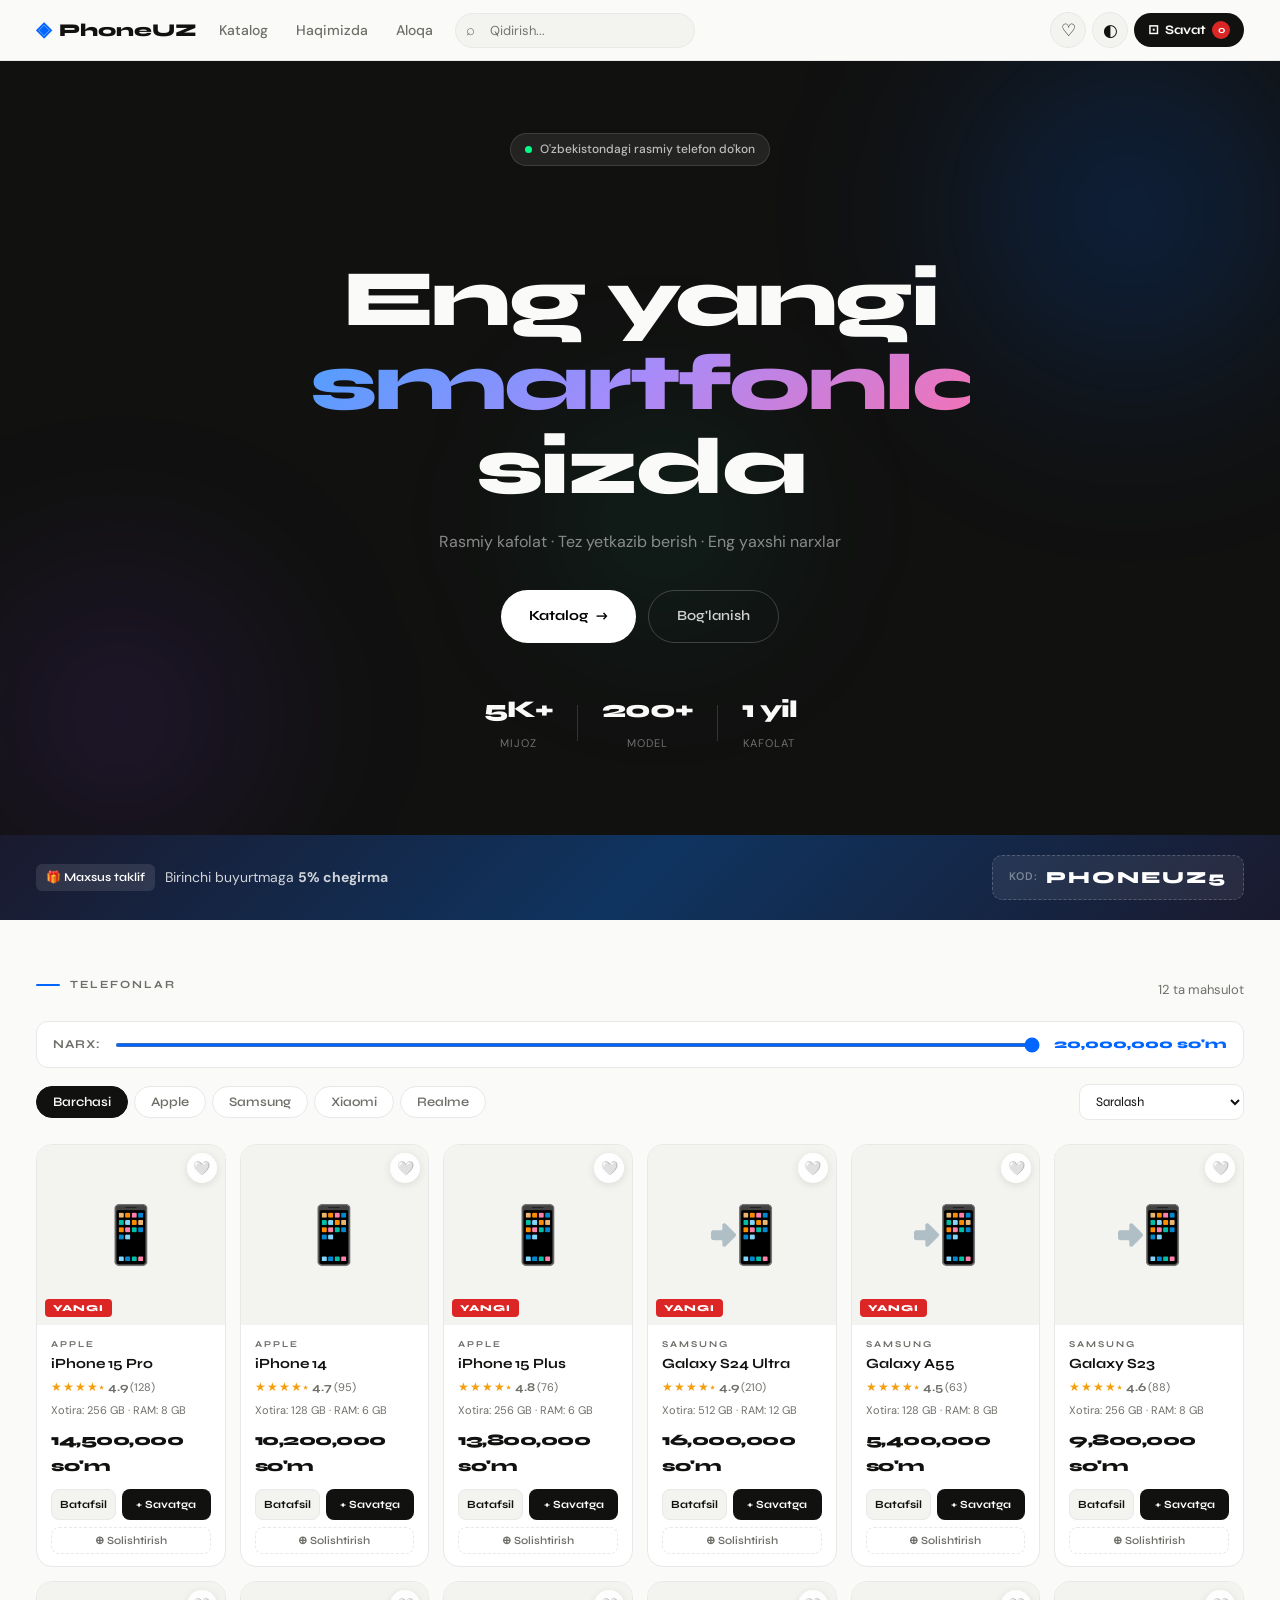
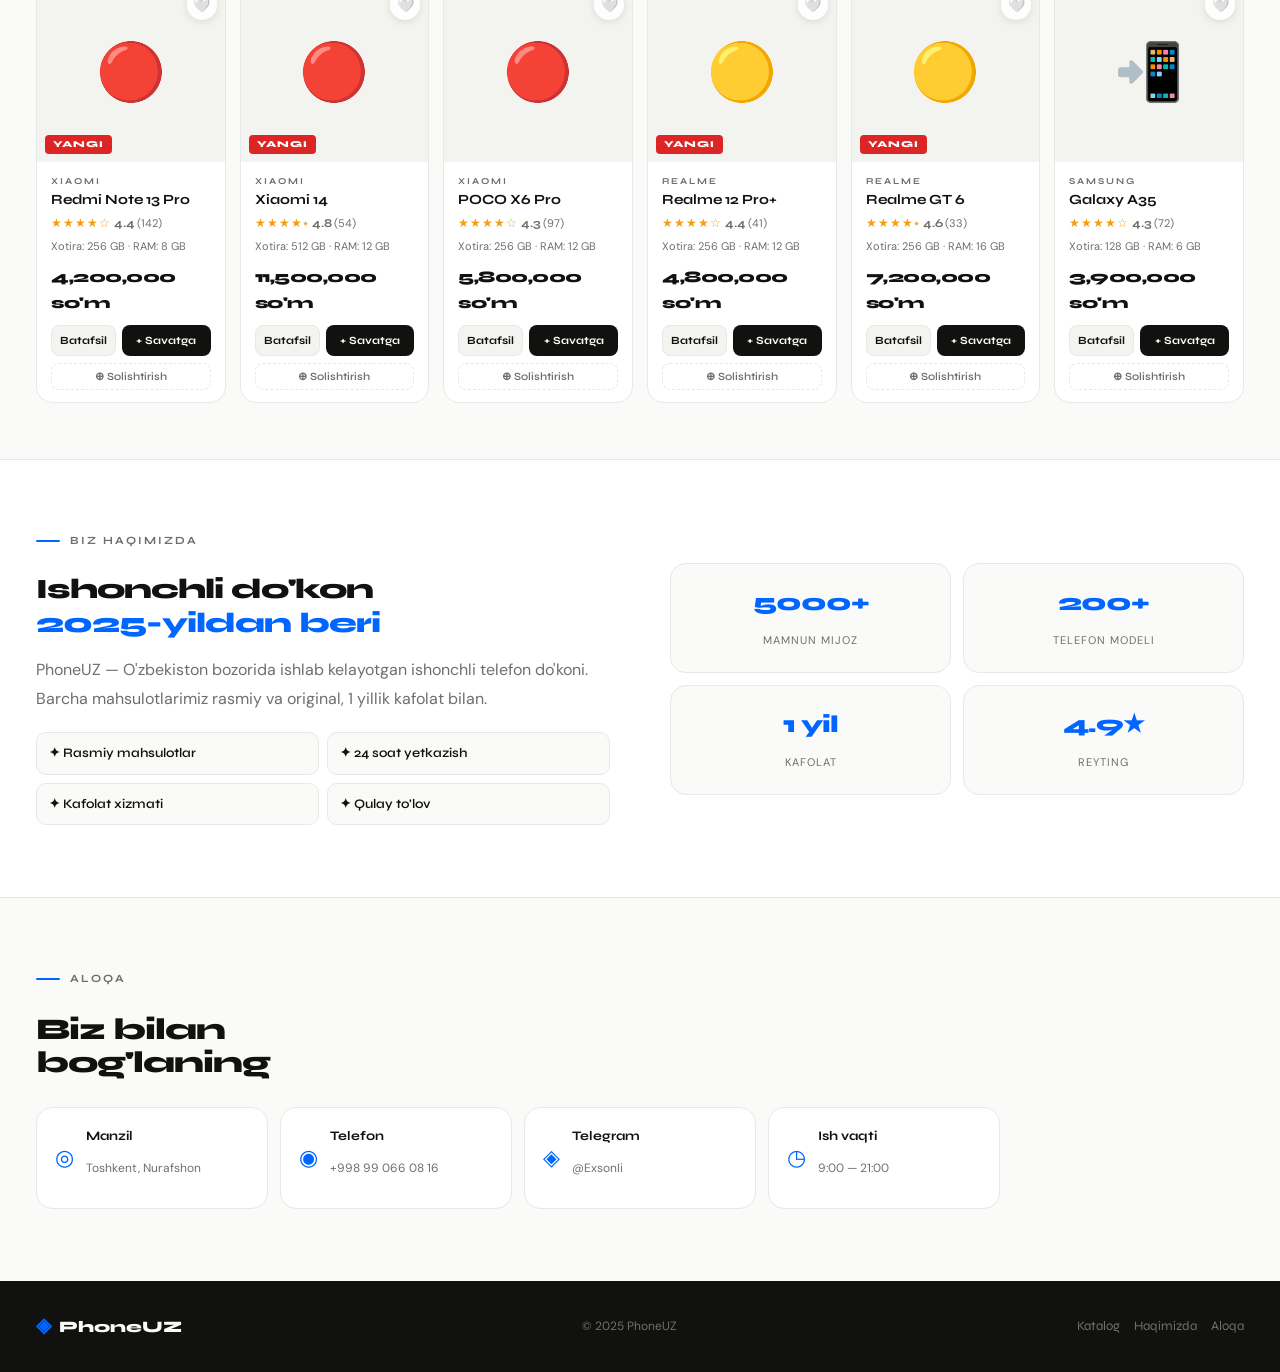
<file: index.html>
<!DOCTYPE html>
<html lang="uz" data-theme="light">
<head>
<meta charset="UTF-8">
<meta name="viewport" content="width=device-width, initial-scale=1.0">
<title>PhoneUZ — Premium Telefon Do'koni</title>
<link href="https://fonts.googleapis.com/css2?family=Syne:wght@400;500;600;700;800&family=DM+Sans:ital,opsz,wght@0,9..40,300;0,9..40,400;0,9..40,500;1,9..40,300&display=swap" rel="stylesheet">
<link rel="stylesheet" href="style.css">
</head>
<body>

<div class="toast" id="toast"></div>

<header id="header">
  <div class="header-inner">
    <div class="logo" id="logoBtn">
      <span class="logo-mark">◈</span>
      <span class="logo-text">PhoneUZ</span>
    </div>
    <nav class="main-nav">
      <a href="#products">Katalog</a>
      <a href="#about">Haqimizda</a>
      <a href="#contact">Aloqa</a>
    </nav>
    <div class="search-wrap">
      <span class="s-ico">⌕</span>
      <input type="text" id="searchInput" placeholder="Qidirish..." oninput="searchProducts()">
    </div>
    <div class="header-actions">
      <button class="ico-btn" onclick="toggleWishlist()">
        ♡<span class="badge" id="wishlistCount" style="display:none">0</span>
      </button>
      <button class="ico-btn" onclick="toggleTheme()" id="themeBtn">◐</button>
      <button class="cart-pill" onclick="toggleCart()">
        <span>⊡</span> Savat
        <span class="cart-count" id="cartCount">0</span>
      </button>
    </div>
  </div>
</header>

<!-- HERO -->
<section class="hero">
  <div class="hero-orb orb1"></div>
  <div class="hero-orb orb2"></div>
  <div class="hero-orb orb3"></div>
  <div class="hero-inner">
    <div class="hero-badge">
      <span class="badge-pulse"></span>
      O'zbekistondagi rasmiy telefon do'kon
    </div>
    <h1 class="hero-h1">
      <span>Eng yangi</span>
      <span class="h1-accent">smartfonlar</span>
      <span>sizda</span>
    </h1>
    <p class="hero-sub">Rasmiy kafolat · Tez yetkazib berish · Eng yaxshi narxlar</p>
    <div class="hero-btns">
      <a href="#products" class="btn-primary">Katalog <span>→</span></a>
      <a href="#contact" class="btn-outline">Bog'lanish</a>
    </div>
    <div class="hero-stats">
      <div class="h-stat"><b>5K+</b><span>Mijoz</span></div>
      <div class="h-divider"></div>
      <div class="h-stat"><b>200+</b><span>Model</span></div>
      <div class="h-divider"></div>
      <div class="h-stat"><b>1 yil</b><span>Kafolat</span></div>
    </div>
  </div>
</section>

<!-- PROMO -->
<div class="promo-bar">
  <div class="container">
    <div class="promo-inner">
      <div class="promo-text">
        <span class="promo-tag">🎁 Maxsus taklif</span>
        <span>Birinchi buyurtmaga <strong>5% chegirma</strong></span>
      </div>
      <div class="promo-code-box">
        <span class="pc-label">KOD:</span>
        <span class="pc-code">PHONEUZ5</span>
      </div>
    </div>
  </div>
</div>

<!-- WISHLIST -->
<section class="wish-section" id="wishlistSection">
  <div class="container">
    <div class="sec-top">
      <div class="sec-label"><span></span>Sevimlilar</div>
      <button class="btn-sm-ghost" onclick="closeWishlist()">✕ Yopish</button>
    </div>
    <div class="products-grid" id="wishlistGrid"></div>
  </div>
</section>

<!-- PRODUCTS -->
<section class="products-section" id="products">
  <div class="container">
    <div class="sec-top">
      <div class="sec-label"><span></span>Telefonlar</div>
      <span class="p-count" id="productCount"></span>
    </div>

    <!-- Narx filtri -->
    <div class="price-filter">
      <span class="price-label">Narx:</span>
      <input type="range" id="priceSlider" min="0" max="20000000" step="100000" class="price-slider">
      <span class="price-val" id="priceLabel">20 000 000 so'm</span>
    </div>

    <div class="filter-bar">
      <div class="filters">
        <button class="f-btn active" onclick="filterProducts('all',this)">Barchasi</button>
        <button class="f-btn" onclick="filterProducts('apple',this)">Apple</button>
        <button class="f-btn" onclick="filterProducts('samsung',this)">Samsung</button>
        <button class="f-btn" onclick="filterProducts('xiaomi',this)">Xiaomi</button>
        <button class="f-btn" onclick="filterProducts('realme',this)">Realme</button>
      </div>
      <select class="sort-sel" id="sortSelect" onchange="sortProducts()">
        <option value="default">Saralash</option>
        <option value="price-asc">Arzondan qimmatga</option>
        <option value="price-desc">Qimmatdan arzonga</option>
        <option value="name-asc">A → Z</option>
        <option value="rating">Reyting bo'yicha</option>
      </select>
    </div>

    <div class="products-grid" id="productsGrid"></div>
  </div>
</section>

<!-- ABOUT -->
<section class="about-section" id="about">
  <div class="container">
    <div class="about-grid">
      <div class="about-left">
        <div class="sec-label"><span></span>Biz haqimizda</div>
        <h2 class="about-h2">Ishonchli do'kon<br><em>2025-yildan beri</em></h2>
        <p>PhoneUZ — O'zbekiston bozorida ishlab kelayotgan ishonchli telefon do'koni. Barcha mahsulotlarimiz rasmiy va original, 1 yillik kafolat bilan.</p>
        <div class="about-feats">
          <div class="a-feat">✦ Rasmiy mahsulotlar</div>
          <div class="a-feat">✦ 24 soat yetkazish</div>
          <div class="a-feat">✦ Kafolat xizmati</div>
          <div class="a-feat">✦ Qulay to'lov</div>
        </div>
      </div>
      <div class="stats-grid">
        <div class="stat-block"><b>5000+</b><span>Mamnun mijoz</span></div>
        <div class="stat-block"><b>200+</b><span>Telefon modeli</span></div>
        <div class="stat-block"><b>1 yil</b><span>Kafolat</span></div>
        <div class="stat-block"><b>4.9★</b><span>Reyting</span></div>
      </div>
    </div>
  </div>
</section>

<!-- CONTACT -->
<section class="contact-section" id="contact">
  <div class="container">
    <div class="sec-label"><span></span>Aloqa</div>
    <h2 class="contact-h2">Biz bilan<br>bog'laning</h2>
    <div class="contact-grid">
      <div class="c-card"><div class="c-ico">◎</div><div><b>Manzil</b><p>Toshkent, Nurafshon</p></div></div>
      <div class="c-card"><div class="c-ico">◉</div><div><b>Telefon</b><p>+998 99 066 08 16</p></div></div>
      <div class="c-card"><div class="c-ico">◈</div><div><b>Telegram</b><p>@ExsonIi</p></div></div>
      <div class="c-card"><div class="c-ico">◷</div><div><b>Ish vaqti</b><p>9:00 — 21:00</p></div></div>
    </div>
  </div>
</section>

<!-- FOOTER -->
<footer>
  <div class="container footer-in">
    <div class="f-brand"><span class="logo-mark">◈</span> PhoneUZ</div>
    <p class="f-copy">© 2025 PhoneUZ</p>
    <div class="f-links">
      <a href="#products">Katalog</a>
      <a href="#about">Haqimizda</a>
      <a href="#contact">Aloqa</a>
    </div>
  </div>
</footer>

<!-- COMPARE BAR -->
<div class="compare-bar" id="compareBar" style="display:none">
  <div class="compare-items" id="compareItems"></div>
  <button class="btn-primary" onclick="openCompare()">Solishtirish →</button>
  <button class="btn-cancel-sm" onclick="clearCompare()">✕</button>
</div>

<!-- CART -->
<div class="overlay" id="cartOverlay" onclick="toggleCart()"></div>
<div class="sidebar" id="cartSidebar">
  <div class="sb-head">
    <h3>Savat</h3>
    <button class="close-btn" onclick="toggleCart()">✕</button>
  </div>
  <div class="disc-row">
    <input type="text" id="discountInput" placeholder="Chegirma kodi...">
    <button onclick="applyDiscount()">Qo'llash</button>
  </div>
  <div id="discountMsg"></div>
  <div class="sb-body" id="cartItems">
    <div class="empty-box"><div class="e-ico">⊡</div><p>Savat bo'sh</p></div>
  </div>
  <div class="sb-foot" id="cartFooter" style="display:none">
    <div class="tot-row"><span>Jami</span><strong id="cartTotal"></strong></div>
    <div id="discountLine" style="display:none" class="disc-line"><span>Chegirma</span><span id="discountAmount"></span></div>
    <div id="finalLine" style="display:none" class="final-row"><span>To'lov</span><strong id="finalTotal"></strong></div>
    <button class="btn-checkout" onclick="openCheckout()">Buyurtma berish →</button>
  </div>
</div>

<!-- CHECKOUT MODAL -->
<div class="modal-overlay" id="checkoutOverlay" style="display:none">
  <div class="modal">
    <div class="modal-head"><h3>Buyurtma</h3><button class="close-btn" onclick="closeCheckout()">✕</button></div>
    <div class="modal-body">
      <div class="form-row2">
        <div class="fg"><label>Ism Familiya</label><input type="text" id="fullName" placeholder="Abdullayev Alibek"></div>
        <div class="fg"><label>Telefon</label><input type="tel" id="phone" placeholder="+998 90 000 00 00"></div>
      </div>
      <div class="fg"><label>Manzil</label><input type="text" id="address" placeholder="Toshkent, Yunusobod..."></div>
      <div class="fg">
        <label>To'lov usuli</label>
        <div class="pay-grid">
          <label class="pay-opt"><input type="radio" name="pay" value="cash" checked><span>💵 Naqd</span></label>
          <label class="pay-opt"><input type="radio" name="pay" value="card"><span>💳 Karta</span></label>
          <label class="pay-opt"><input type="radio" name="pay" value="payme"><span>📱 Payme</span></label>
          <label class="pay-opt"><input type="radio" name="pay" value="click"><span>⚡ Click</span></label>
        </div>
      </div>
      <div class="order-sum" id="orderSummary"></div>
    </div>
    <div class="modal-foot">
      <button class="btn-cancel" onclick="closeCheckout()">Bekor</button>
      <button class="btn-confirm" id="orderBtn" onclick="placeOrder()">✓ Tasdiqlash</button>
    </div>
  </div>
</div>

<!-- SUCCESS -->
<div class="modal-overlay" id="successOverlay" style="display:none">
  <div class="modal modal-sm">
    <div class="success-ico">✦</div>
    <h3>Buyurtma qabul qilindi!</h3>
    <p>Tez orada Telegram orqali bog'lanamiz.</p>
    <button class="btn-confirm w100" onclick="closeSuccess()">Rahmat!</button>
  </div>
</div>

<!-- PRODUCT MODAL -->
<div class="modal-overlay" id="productOverlay" style="display:none">
  <div class="modal modal-prod">
    <div class="modal-head"><h3 id="modalTitle"></h3><button class="close-btn" onclick="closeProduct()">✕</button></div>
    <div class="modal-body">
      <div class="prod-modal-grid">
        <div class="prod-modal-img" id="modalImg"></div>
        <div class="prod-modal-info">
          <div id="modalBadges"></div>
          <div id="modalRating" class="modal-rating"></div>
          <div class="m-price" id="modalPrice"></div>
          <div id="modalSpecs"></div>
          <button class="btn-confirm w100" id="modalCartBtn" style="margin-top:14px"></button>
          <button class="btn-cancel w100" id="modalWishBtn" style="margin-top:8px"></button>
        </div>
      </div>
    </div>
  </div>
</div>

<!-- COMPARE MODAL -->
<div class="modal-overlay" id="compareOverlay" style="display:none">
  <div class="modal modal-compare">
    <div class="modal-head"><h3>⊕ Solishtirish</h3><button class="close-btn" onclick="closeCompareModal()">✕</button></div>
    <div class="modal-body" id="compareBody"></div>
  </div>
</div>

<!-- ADMIN -->
<button id="adminBtn" onclick="openAdmin()" style="display:none">⚙</button>
<div class="modal-overlay" id="adminOverlay" style="display:none">
  <div class="modal modal-admin">
    <div class="modal-head"><h3>⚙ Admin Panel</h3><button class="close-btn" onclick="closeAdmin()">✕</button></div>
    <div class="admin-tabs">
      <button class="a-tab active" onclick="switchTab('Orders',this)">Buyurtmalar</button>
      <button class="a-tab" onclick="switchTab('Products',this)">Mahsulotlar</button>
      <button class="a-tab" onclick="switchTab('Add',this)">+ Qo'shish</button>
    </div>
    <div class="a-panel active" id="tabOrders">
      <div id="ordersList" style="padding:16px;max-height:55vh;overflow-y:auto"></div>
      <div style="padding:0 16px 16px"><button class="btn-cancel w100" onclick="clearOrders()">🗑 Tozalash</button></div>
    </div>
    <div class="a-panel" id="tabProducts">
      <div id="adminProductList" style="padding:16px;max-height:55vh;overflow-y:auto"></div>
      <div style="padding:0 16px 16px"><button class="btn-cancel w100" onclick="resetProducts()">↺ Tiklash</button></div>
    </div>
    <div class="a-panel" id="tabAdd">
      <div style="padding:16px;max-height:60vh;overflow-y:auto">
        <div class="form-row2">
          <div class="fg"><label>Brend</label>
            <select id="newBrand">
              <option value="apple">Apple</option>
              <option value="samsung">Samsung</option>
              <option value="xiaomi">Xiaomi</option>
              <option value="realme">Realme</option>
            </select>
          </div>
          <div class="fg"><label>Model nomi</label><input type="text" id="newName" placeholder="iPhone 16 Pro"></div>
          <div class="fg"><label>Narx (so'm)</label><input type="number" id="newPrice" placeholder="14500000"></div>
          <div class="fg"><label>Rasm URL</label><input type="text" id="newImage" placeholder="https://..."></div>
          <div class="fg"><label>Xotira</label><input type="text" id="newStorage" placeholder="256 GB"></div>
          <div class="fg"><label>RAM</label><input type="text" id="newRam" placeholder="8 GB"></div>
          <div class="fg"><label>Kamera</label><input type="text" id="newCamera" placeholder="48 MP"></div>
          <div class="fg"><label>Batareya</label><input type="text" id="newBattery" placeholder="5000 mAh"></div>
        </div>
        <div class="fg" style="margin-bottom:12px">
          <label style="display:flex;align-items:center;gap:8px;cursor:pointer">
            <input type="checkbox" id="newIsNew"> Yangi belgisi
          </label>
        </div>
        <button class="btn-confirm w100" onclick="addProduct()">+ Qo'shish</button>
      </div>
    </div>
  </div>
</div>

<script src="script.js"></script>
</body>
</html>
</file>
<file: style.css>
:root{--bg:#fafaf8;--surface:#fff;--border:#e8e8e8;--text:#111110;--muted:#6f6f6a;--faint:#f3f3f0;--accent:#0066ff;--green:#16a34a;--red:#dc2626;--radius:16px;--rs:10px;--sh:0 1px 12px rgba(0,0,0,.06);--shl:0 8px 40px rgba(0,0,0,.12);--t:all .22s cubic-bezier(.4,0,.2,1)}
[data-theme=dark]{--bg:#0c0c0b;--surface:#161614;--border:#242422;--text:#f0f0ee;--muted:#888884;--faint:#1a1a18;--sh:0 1px 12px rgba(0,0,0,.4);--shl:0 8px 40px rgba(0,0,0,.6)}
html,body{margin:0;padding:0;max-width:100%;overflow-x:hidden}
*{box-sizing:border-box}
html{scroll-behavior:smooth}
body{font-family:'DM Sans',sans-serif;background:var(--bg);color:var(--text);min-height:100vh;line-height:1.6;transition:background .3s,color .3s}

.toast{position:fixed;bottom:80px;left:50%;transform:translateX(-50%) translateY(8px);background:var(--text);color:var(--bg);padding:10px 22px;border-radius:100px;font-family:'Syne',sans-serif;font-size:13px;font-weight:600;opacity:0;transition:all .28s;z-index:9999;pointer-events:none;white-space:nowrap;box-shadow:var(--shl)}
.toast.show{opacity:1;transform:translateX(-50%) translateY(0)}
.toast.toast-success{background:var(--green)}
.toast.toast-error{background:var(--red)}

header{background:rgba(250,250,248,.92);backdrop-filter:blur(20px);-webkit-backdrop-filter:blur(20px);border-bottom:1px solid var(--border);position:sticky;top:0;z-index:100;width:100%}
[data-theme=dark] header{background:rgba(12,12,11,.92)}
.header-inner{max-width:1240px;margin:0 auto;padding:0 16px;height:60px;display:flex;align-items:center;gap:10px}
.logo{display:flex;align-items:center;gap:8px;cursor:pointer;flex-shrink:0;font-family:'Syne',sans-serif;font-weight:800;font-size:18px;transition:var(--t)}
.logo:hover{opacity:.7}
.logo-mark{font-size:20px;color:var(--accent);transition:transform .4s;display:inline-block}
.logo:hover .logo-mark{transform:rotate(45deg)}
.main-nav{display:flex;gap:4px}
.main-nav a{text-decoration:none;color:var(--muted);font-size:14px;font-weight:500;padding:6px 12px;border-radius:8px;transition:var(--t)}
.main-nav a:hover{color:var(--text);background:var(--faint)}
.search-wrap{flex:1;max-width:240px;position:relative}
.search-wrap input{width:100%;padding:8px 14px 8px 34px;border:1.5px solid var(--border);border-radius:100px;font-family:'DM Sans',sans-serif;font-size:13px;background:var(--faint);color:var(--text);outline:none;transition:var(--t)}
.search-wrap input:focus{border-color:var(--accent);background:var(--surface)}
.s-ico{position:absolute;left:11px;top:50%;transform:translateY(-50%);font-size:15px;color:var(--muted);pointer-events:none}
.header-actions{display:flex;align-items:center;gap:6px;margin-left:auto}
.ico-btn{width:36px;height:36px;border-radius:50%;border:1.5px solid var(--border);background:var(--faint);font-size:17px;cursor:pointer;display:flex;align-items:center;justify-content:center;transition:var(--t);position:relative;flex-shrink:0;color:var(--text)}
.ico-btn:hover{background:var(--border)}
.badge{position:absolute;top:-4px;right:-4px;background:var(--red);color:#fff;border-radius:50%;width:16px;height:16px;font-size:9px;font-weight:700;display:flex;align-items:center;justify-content:center}
.cart-pill{background:var(--text);color:var(--bg);border:none;padding:8px 14px;border-radius:100px;font-family:'Syne',sans-serif;font-size:13px;font-weight:700;cursor:pointer;display:flex;align-items:center;gap:6px;flex-shrink:0;transition:var(--t)}
.cart-pill:hover{opacity:.85}
.cart-count{background:var(--red);color:#fff;border-radius:50%;width:18px;height:18px;font-size:10px;font-weight:700;display:flex;align-items:center;justify-content:center}

.hero{background:var(--text);color:var(--bg);position:relative;overflow:hidden;width:100%;padding:72px 0 80px}
.hero-orb{position:absolute;border-radius:50%;filter:blur(80px);pointer-events:none;animation:orbFloat 8s ease-in-out infinite}
.orb1{width:500px;height:500px;background:radial-gradient(circle,rgba(0,102,255,.25),transparent 70%);top:-100px;right:-100px}
.orb2{width:400px;height:400px;background:radial-gradient(circle,rgba(124,58,237,.2),transparent 70%);bottom:-80px;left:-80px;animation-delay:3s}
.orb3{width:300px;height:300px;background:radial-gradient(circle,rgba(0,200,150,.15),transparent 70%);top:40%;left:40%;animation-delay:5s}
@keyframes orbFloat{0%,100%{transform:translate(0,0) scale(1)}33%{transform:translate(20px,-20px) scale(1.05)}66%{transform:translate(-15px,15px) scale(.97)}}
.hero-inner{max-width:700px;margin:0 auto;padding:0 20px;text-align:center;position:relative;z-index:1}
.hero-badge{display:inline-flex;align-items:center;gap:8px;background:rgba(255,255,255,.08);border:1px solid rgba(255,255,255,.12);padding:6px 14px;border-radius:100px;font-size:12px;font-weight:500;color:rgba(255,255,255,.7);margin-bottom:24px}
.badge-pulse{width:7px;height:7px;border-radius:50%;background:#00ff88;animation:pulse 2s infinite;flex-shrink:0}
@keyframes pulse{0%,100%{opacity:1;transform:scale(1)}50%{opacity:.5;transform:scale(1.4)}}
.hero-h1{font-family:'Syne',sans-serif;font-weight:800;font-size:clamp(40px,8vw,80px);line-height:1.05;letter-spacing:-2.5px;margin-bottom:20px;animation:fadeUp .8s ease both}
.hero-h1 span{display:block}
.h1-accent{background:linear-gradient(135deg,#4d9fff,#a78bfa,#f472b6);-webkit-background-clip:text;-webkit-text-fill-color:transparent;background-clip:text}
@keyframes fadeUp{from{opacity:0;transform:translateY(28px)}to{opacity:1;transform:translateY(0)}}
.hero-sub{font-size:16px;color:rgba(255,255,255,.5);margin-bottom:36px;animation:fadeUp .8s .1s ease both}
.hero-btns{display:flex;gap:12px;flex-wrap:wrap;justify-content:center;margin-bottom:48px;animation:fadeUp .8s .2s ease both}
.btn-primary{background:#fff;color:#000;border:none;padding:14px 28px;border-radius:100px;font-family:'Syne',sans-serif;font-size:14px;font-weight:700;cursor:pointer;text-decoration:none;display:inline-flex;align-items:center;gap:8px;transition:var(--t)}
.btn-primary:hover{transform:translateY(-2px);box-shadow:0 8px 24px rgba(255,255,255,.2)}
.btn-outline{background:transparent;color:rgba(255,255,255,.8);border:1.5px solid rgba(255,255,255,.2);padding:14px 28px;border-radius:100px;font-family:'Syne',sans-serif;font-size:14px;font-weight:600;cursor:pointer;text-decoration:none;display:inline-block;transition:var(--t)}
.btn-outline:hover{background:rgba(255,255,255,.08)}
.hero-stats{display:flex;align-items:center;gap:24px;justify-content:center;animation:fadeUp .8s .3s ease both;flex-wrap:wrap}
.h-stat b{display:block;font-family:'Syne',sans-serif;font-size:24px;font-weight:800;letter-spacing:-1px}
.h-stat span{font-size:11px;color:rgba(255,255,255,.4);text-transform:uppercase;letter-spacing:1px}
.h-divider{width:1px;height:36px;background:rgba(255,255,255,.15)}

.promo-bar{background:linear-gradient(135deg,#1a1a2e,#0f3460,#1a1a2e);padding:20px 0;width:100%}
.promo-inner{display:flex;align-items:center;justify-content:space-between;gap:16px;flex-wrap:wrap}
.promo-text{display:flex;align-items:center;gap:10px;color:rgba(255,255,255,.8);font-size:14px;flex-wrap:wrap}
.promo-tag{background:rgba(255,255,255,.1);padding:4px 10px;border-radius:6px;font-size:12px;font-weight:600;color:#fff;font-family:'Syne',sans-serif}
.promo-code-box{display:flex;align-items:center;gap:8px;background:rgba(255,255,255,.07);border:1.5px dashed rgba(255,255,255,.2);padding:8px 16px;border-radius:10px}
.pc-label{font-size:11px;color:rgba(255,255,255,.4);font-weight:600;letter-spacing:1px}
.pc-code{font-family:'Syne',sans-serif;font-size:17px;font-weight:800;color:#fff;letter-spacing:2px}

.container{max-width:1240px;margin:0 auto;padding:0 16px}
.sec-label{display:flex;align-items:center;gap:10px;font-family:'Syne',sans-serif;font-size:11px;font-weight:700;letter-spacing:2px;text-transform:uppercase;color:var(--muted);margin-bottom:12px}
.sec-label span:first-child{display:block;width:24px;height:2px;background:var(--accent);border-radius:2px}
.sec-top{display:flex;align-items:center;justify-content:space-between;margin-bottom:16px;flex-wrap:wrap;gap:10px}
.wish-section{padding:48px 0 0;display:none}
.wish-section.visible{display:block}
.products-section{padding:56px 0}
.p-count{font-size:13px;color:var(--muted)}

.price-filter{display:flex;align-items:center;gap:12px;margin-bottom:16px;flex-wrap:wrap;background:var(--surface);border:1.5px solid var(--border);border-radius:12px;padding:12px 16px}
.price-label{font-family:'Syne',sans-serif;font-size:12px;font-weight:700;color:var(--muted);text-transform:uppercase;letter-spacing:1px;white-space:nowrap}
.price-slider{flex:1;min-width:120px;accent-color:var(--accent);cursor:pointer;height:4px}
.price-val{font-family:'Syne',sans-serif;font-size:13px;font-weight:800;color:var(--accent);white-space:nowrap}

.filter-bar{display:flex;align-items:center;justify-content:space-between;gap:12px;margin-bottom:24px;flex-wrap:wrap}
.filters{display:flex;gap:6px;flex-wrap:wrap}
.f-btn{background:var(--surface);border:1.5px solid var(--border);padding:7px 16px;border-radius:100px;font-family:'Syne',sans-serif;font-size:13px;font-weight:600;cursor:pointer;transition:var(--t);color:var(--muted)}
.f-btn:hover{border-color:var(--text);color:var(--text)}
.f-btn.active{background:var(--text);border-color:var(--text);color:var(--bg)}
.sort-sel{border:1.5px solid var(--border);background:var(--surface);padding:8px 12px;border-radius:10px;font-family:'Syne',sans-serif;font-size:13px;color:var(--text);cursor:pointer;outline:none}

.products-grid{display:grid;grid-template-columns:repeat(auto-fill,minmax(180px,1fr));gap:14px}
.product-card{background:var(--surface);border:1.5px solid var(--border);border-radius:var(--radius);overflow:hidden;position:relative;opacity:0;transform:translateY(16px)}
.product-card.visible{opacity:1;transform:translateY(0)}
.product-card:hover{transform:translateY(-4px) !important;box-shadow:var(--shl);border-color:var(--accent);transition:transform .3s ease,box-shadow .3s ease,border-color .3s ease}

.p-img{background:var(--faint);height:180px;display:flex;align-items:center;justify-content:center;font-size:60px;cursor:pointer;overflow:hidden;position:relative}
.p-img img{width:100%;height:100%;object-fit:cover;transition:transform .4s;display:block}
.product-card:hover .p-img img{transform:scale(1.05)}
.wish-btn{position:absolute;top:8px;right:8px;width:30px;height:30px;border-radius:50%;background:rgba(255,255,255,.92);border:none;font-size:14px;cursor:pointer;display:flex;align-items:center;justify-content:center;transition:var(--t);z-index:3;box-shadow:0 2px 8px rgba(0,0,0,.1)}
.wish-btn:hover{transform:scale(1.15)}
.wish-btn.active{background:#ffe0e0}
.img-badge{position:absolute;bottom:8px;left:8px;background:var(--red);color:#fff;font-size:9px;font-weight:800;padding:2px 8px;border-radius:4px;letter-spacing:1px;font-family:'Syne',sans-serif;z-index:2;pointer-events:none}

.p-body{padding:12px 14px}
.p-brand{font-size:9px;font-weight:700;letter-spacing:2px;text-transform:uppercase;color:var(--muted);margin-bottom:3px;font-family:'Syne',sans-serif}
.p-name{font-family:'Syne',sans-serif;font-size:14px;font-weight:700;margin-bottom:5px;cursor:pointer;color:var(--text);line-height:1.3}
.p-name:hover{color:var(--accent)}
.stars{color:#f59e0b;font-size:12px;letter-spacing:1px}
.rating-num{font-size:12px;font-weight:700;color:var(--muted);margin-left:3px;font-family:'Syne',sans-serif}
.review-cnt{font-size:11px;color:var(--muted);margin-left:2px}
.p-rating{margin-bottom:5px;display:flex;align-items:center}
.modal-rating{margin-bottom:10px;display:flex;align-items:center;gap:4px}
.p-specs{font-size:11px;color:var(--muted);margin-bottom:8px}
.p-price{font-family:'Syne',sans-serif;font-size:16px;font-weight:800;letter-spacing:-.5px;margin-bottom:10px}
.p-footer{display:flex;gap:6px;margin-bottom:6px}
.btn-detail{flex:1;background:var(--faint);color:var(--text);border:1.5px solid var(--border);padding:8px;border-radius:8px;font-family:'Syne',sans-serif;font-size:11px;font-weight:700;cursor:pointer;transition:var(--t)}
.btn-detail:hover{background:var(--border)}
.btn-cart{flex:2;background:var(--text);color:var(--bg);border:none;padding:8px;border-radius:8px;font-family:'Syne',sans-serif;font-size:11px;font-weight:700;cursor:pointer;transition:var(--t)}
.btn-cart:hover{opacity:.85}
.btn-cart.added{background:var(--green)}
.btn-compare{width:100%;background:transparent;color:var(--muted);border:1.5px dashed var(--border);padding:6px;border-radius:8px;font-family:'Syne',sans-serif;font-size:11px;font-weight:600;cursor:pointer;transition:var(--t)}
.btn-compare:hover,.btn-compare.comparing{background:rgba(0,102,255,.06);border-color:var(--accent);color:var(--accent)}

.skeleton{background:linear-gradient(90deg,var(--faint) 25%,var(--border) 50%,var(--faint) 75%);background-size:200% 100%;animation:shimmer 1.5s infinite;border-radius:8px}
@keyframes shimmer{0%{background-position:200% 0}100%{background-position:-200% 0}}
.sk-img{height:180px;border-radius:var(--radius) var(--radius) 0 0}
.sk-line{height:13px;margin-bottom:8px}
.sk-short{width:40%}
.sk-med{width:65%}
.sk-price{height:18px;margin-bottom:10px;width:80%}
.sk-btn{height:34px;border-radius:8px}

.no-results{grid-column:1/-1;text-align:center;padding:60px 20px;color:var(--muted)}
.no-results .n-ico{font-size:40px;margin-bottom:10px}
.no-results h3{font-family:'Syne',sans-serif;color:var(--text);font-size:16px;margin-bottom:6px}

.about-section{background:var(--surface);border-top:1px solid var(--border);border-bottom:1px solid var(--border);padding:72px 0}
.about-grid{display:grid;grid-template-columns:1fr 1fr;gap:60px;align-items:center}
.about-h2{font-family:'Syne',sans-serif;font-size:28px;font-weight:800;letter-spacing:-1px;line-height:1.2;margin-bottom:12px}
.about-h2 em{font-style:normal;color:var(--accent)}
.about-section p{color:var(--muted);line-height:1.8;margin-bottom:18px}
.about-feats{display:grid;grid-template-columns:1fr 1fr;gap:8px}
.a-feat{background:var(--bg);padding:10px 12px;border-radius:var(--rs);font-size:13px;font-weight:600;font-family:'Syne',sans-serif;border:1px solid var(--border)}
.stats-grid{display:grid;grid-template-columns:1fr 1fr;gap:12px}
.stat-block{background:var(--bg);border:1.5px solid var(--border);border-radius:var(--radius);padding:20px;text-align:center;transition:var(--t)}
.stat-block:hover{transform:translateY(-3px);box-shadow:var(--sh);border-color:var(--accent)}
.stat-block b{display:block;font-family:'Syne',sans-serif;font-size:24px;font-weight:800;letter-spacing:-1px;margin-bottom:4px;color:var(--accent)}
.stat-block span{font-size:11px;color:var(--muted);text-transform:uppercase;letter-spacing:1px}

.contact-section{padding:72px 0}
.contact-h2{font-family:'Syne',sans-serif;font-size:30px;font-weight:800;letter-spacing:-1px;line-height:1.1;margin-bottom:28px}
.contact-grid{display:grid;grid-template-columns:repeat(auto-fill,minmax(200px,1fr));gap:12px}
.c-card{background:var(--surface);border:1.5px solid var(--border);border-radius:var(--radius);padding:18px;display:flex;align-items:center;gap:12px;transition:var(--t)}
.c-card:hover{transform:translateY(-3px);box-shadow:var(--sh);border-color:var(--accent)}
.c-ico{font-size:22px;color:var(--accent);flex-shrink:0}
.c-card b{display:block;font-family:'Syne',sans-serif;font-size:13px;font-weight:700;margin-bottom:2px}
.c-card p{font-size:12px;color:var(--muted)}

footer{background:var(--text);color:var(--bg);padding:24px 0;width:100%}
.footer-in{display:flex;align-items:center;justify-content:space-between;flex-wrap:wrap;gap:12px}
.f-brand{display:flex;align-items:center;gap:8px;font-family:'Syne',sans-serif;font-size:16px;font-weight:800}
.f-brand .logo-mark{color:var(--accent)}
.f-copy{font-size:12px;opacity:.4}
.f-links{display:flex;gap:14px}
.f-links a{color:rgba(255,255,255,.4);text-decoration:none;font-size:13px;transition:color .2s;font-family:'Syne',sans-serif}
.f-links a:hover{color:#fff}

.compare-bar{position:fixed;bottom:0;left:0;right:0;background:var(--text);color:var(--bg);padding:12px 20px;display:flex;align-items:center;gap:12px;z-index:150;box-shadow:0 -4px 20px rgba(0,0,0,.2);flex-wrap:wrap}
.compare-items{display:flex;gap:8px;flex:1;flex-wrap:wrap}
.compare-chip{background:rgba(255,255,255,.12);padding:5px 12px;border-radius:100px;font-family:'Syne',sans-serif;font-size:12px;font-weight:600;display:flex;align-items:center;gap:6px}
.compare-chip button{background:none;border:none;color:rgba(255,255,255,.5);cursor:pointer;font-size:13px;line-height:1}
.btn-cancel-sm{background:rgba(255,255,255,.1);color:var(--bg);border:none;width:32px;height:32px;border-radius:50%;font-size:16px;cursor:pointer;display:flex;align-items:center;justify-content:center;flex-shrink:0}

.modal-compare{max-width:700px}
.compare-table-wrap{overflow-x:auto}
.compare-table{width:100%;border-collapse:collapse;font-size:13px;min-width:400px}
.compare-table th,.compare-table td{padding:10px 14px;text-align:center;border-bottom:1px solid var(--border);vertical-align:middle}
.compare-table th{font-family:'Syne',sans-serif;font-weight:800;background:var(--faint);font-size:13px}
.compare-table td:first-child{text-align:left;color:var(--muted);font-weight:600;background:var(--faint)}
.compare-table tr:last-child td{border-bottom:none}
.cmp-img{width:64px;height:64px;object-fit:cover;border-radius:10px;margin-bottom:6px}
.cmp-name{font-family:'Syne',sans-serif;font-weight:700;font-size:13px;margin-bottom:4px}
.cmp-price{color:var(--accent);font-family:'Syne',sans-serif;font-weight:800;font-size:14px}

.overlay{display:none;position:fixed;inset:0;background:rgba(0,0,0,.5);z-index:200}
.sidebar{position:fixed;right:-110%;top:0;width:100%;max-width:390px;height:100vh;background:var(--surface);z-index:201;transition:right .32s cubic-bezier(.4,0,.2,1);display:flex;flex-direction:column;box-shadow:-8px 0 40px rgba(0,0,0,.2);border-left:1px solid var(--border)}
.sidebar.open{right:0}
.sb-head{padding:16px 18px;border-bottom:1px solid var(--border);display:flex;align-items:center;justify-content:space-between}
.sb-head h3{font-family:'Syne',sans-serif;font-size:16px;font-weight:800}
.close-btn{background:var(--faint);border:none;width:28px;height:28px;border-radius:50%;font-size:12px;cursor:pointer;color:var(--muted);display:flex;align-items:center;justify-content:center;transition:var(--t)}
.close-btn:hover{background:var(--border);color:var(--text)}
.disc-row{padding:10px 14px;border-bottom:1px solid var(--border);display:flex;gap:7px}
.disc-row input{flex:1;padding:8px 10px;border:1.5px solid var(--border);border-radius:8px;font-family:'DM Sans',sans-serif;font-size:13px;background:var(--faint);color:var(--text);outline:none;text-transform:uppercase}
.disc-row button{background:var(--text);color:var(--bg);border:none;padding:8px 12px;border-radius:8px;font-family:'Syne',sans-serif;font-size:13px;font-weight:700;cursor:pointer}
#discountMsg{padding:4px 14px;font-size:12px;font-weight:700;min-height:20px;font-family:'Syne',sans-serif}
.disc-ok{color:var(--green)}.disc-err{color:var(--red)}
.sb-body{flex:1;overflow-y:auto;padding:10px}
.empty-box{text-align:center;padding:48px 20px;color:var(--muted)}
.e-ico{font-size:36px;margin-bottom:10px;color:var(--border)}
.empty-box p{font-size:14px}
.cart-item{display:flex;align-items:center;gap:9px;padding:10px 0;border-bottom:1px solid var(--border)}
.cart-item-img{width:48px;height:48px;object-fit:cover;border-radius:8px;background:var(--faint);flex-shrink:0}
.cart-item-info{flex:1;min-width:0}
.cart-item-name{font-family:'Syne',sans-serif;font-size:13px;font-weight:700;white-space:nowrap;overflow:hidden;text-overflow:ellipsis}
.cart-item-price{font-size:12px;color:var(--muted)}
.cart-item-controls{display:flex;align-items:center;gap:4px}
.qty-btn{width:24px;height:24px;border:1.5px solid var(--border);background:var(--faint);border-radius:6px;font-size:13px;cursor:pointer;color:var(--text);display:flex;align-items:center;justify-content:center}
.qty-num{font-family:'Syne',sans-serif;font-size:13px;font-weight:700;min-width:16px;text-align:center}
.rm-btn{background:none;border:none;color:var(--muted);cursor:pointer;font-size:14px;padding:2px;transition:color .2s}
.rm-btn:hover{color:var(--red)}
.sb-foot{padding:12px 16px;border-top:1px solid var(--border)}
.tot-row{display:flex;justify-content:space-between;align-items:center;margin-bottom:4px;font-size:14px}
.tot-row strong{font-family:'Syne',sans-serif;font-size:19px;font-weight:800}
.disc-line{display:flex;justify-content:space-between;font-size:13px;margin-bottom:4px;color:var(--green);font-weight:700}
.final-row{display:flex;justify-content:space-between;font-size:15px;font-weight:800;margin-bottom:10px;padding-top:7px;border-top:1px solid var(--border)}
.final-row strong{font-family:'Syne',sans-serif}
.btn-checkout{width:100%;background:var(--text);color:var(--bg);border:none;padding:13px;border-radius:12px;font-family:'Syne',sans-serif;font-size:14px;font-weight:800;cursor:pointer;transition:var(--t)}
.btn-checkout:hover{opacity:.85}

/* MODAL — blur olib tashlandi */
.modal-overlay{position:fixed;inset:0;background:rgba(0,0,0,.75);z-index:300;display:flex;align-items:center;justify-content:center;padding:16px;animation:ovIn .2s ease}
@keyframes ovIn{from{opacity:0}to{opacity:1}}
.modal{background:var(--surface);border-radius:20px;width:100%;max-width:500px;max-height:92vh;overflow-y:auto;border:1px solid var(--border);box-shadow:0 24px 80px rgba(0,0,0,.3);animation:modIn .3s cubic-bezier(.34,1.56,.64,1)}
@keyframes modIn{from{opacity:0;transform:scale(.9) translateY(20px)}to{opacity:1;transform:scale(1) translateY(0)}}
.modal-sm{max-width:340px;text-align:center;padding:40px 24px}
.modal-sm h3{font-family:'Syne',sans-serif;font-size:20px;font-weight:800;margin:12px 0 8px}
.modal-sm p{color:var(--muted);margin-bottom:20px}
.success-ico{font-size:48px;color:var(--accent);display:block;animation:bounceIn .6s ease}
@keyframes bounceIn{0%{transform:scale(0)}70%{transform:scale(1.15)}100%{transform:scale(1)}}
.modal-head{padding:16px 20px;border-bottom:1px solid var(--border);display:flex;align-items:center;justify-content:space-between;position:sticky;top:0;background:var(--surface);border-radius:20px 20px 0 0;z-index:1}
.modal-head h3{font-family:'Syne',sans-serif;font-size:16px;font-weight:800}
.modal-body{padding:20px}
.modal-foot{padding:12px 20px;border-top:1px solid var(--border);display:flex;gap:10px}
.modal-foot button{flex:1}

.form-row2{display:grid;grid-template-columns:1fr 1fr;gap:10px}
.fg{margin-bottom:12px}
.fg label{display:block;font-family:'Syne',sans-serif;font-size:11px;font-weight:700;color:var(--muted);margin-bottom:5px;text-transform:uppercase;letter-spacing:.8px}
.fg input,.fg select{width:100%;padding:10px 13px;border:1.5px solid var(--border);border-radius:10px;font-family:'DM Sans',sans-serif;font-size:14px;outline:none;transition:var(--t);color:var(--text);background:var(--faint)}
.fg input:focus,.fg select:focus{border-color:var(--accent);background:var(--surface)}
.pay-grid{display:grid;grid-template-columns:repeat(4,1fr);gap:6px}
.pay-opt{border:1.5px solid var(--border);border-radius:10px;padding:9px 4px;text-align:center;cursor:pointer;transition:var(--t);display:block}
.pay-opt:has(input:checked){background:var(--faint);border-color:var(--text)}
.pay-opt input{display:none}
.pay-opt span{font-size:11px;font-weight:700;display:block;font-family:'Syne',sans-serif}
.order-sum{background:var(--faint);border-radius:10px;padding:12px;margin-top:6px;border:1px solid var(--border)}
.os-item{display:flex;justify-content:space-between;font-size:13px;padding:3px 0}
.os-disc{display:flex;justify-content:space-between;font-size:13px;padding:3px 0;color:var(--green);font-weight:700}
.os-total{display:flex;justify-content:space-between;font-family:'Syne',sans-serif;font-size:15px;font-weight:800;border-top:1px solid var(--border);margin-top:7px;padding-top:7px}
.btn-confirm{background:var(--text);color:var(--bg);border:none;padding:12px 22px;border-radius:12px;font-family:'Syne',sans-serif;font-size:14px;font-weight:800;cursor:pointer;transition:var(--t)}
.btn-confirm:hover{opacity:.85}
.btn-cancel{background:var(--faint);color:var(--text);border:1.5px solid var(--border);padding:12px 22px;border-radius:12px;font-family:'Syne',sans-serif;font-size:14px;font-weight:700;cursor:pointer;transition:var(--t)}
.btn-cancel:hover{background:var(--border)}
.btn-sm-ghost{background:transparent;color:var(--muted);border:1px solid var(--border);padding:6px 12px;border-radius:8px;font-family:'Syne',sans-serif;font-size:12px;font-weight:600;cursor:pointer}
.w100{width:100%}

.modal-prod{max-width:540px}
.prod-modal-grid{display:grid;grid-template-columns:1fr 1fr;gap:18px}
.prod-modal-img{background:var(--faint);border-radius:12px;overflow:hidden;min-height:200px;display:flex;align-items:center;justify-content:center;font-size:64px;border:1px solid var(--border)}
.prod-modal-img img{width:100%;height:100%;object-fit:cover}
.m-price{font-family:'Syne',sans-serif;font-size:22px;font-weight:800;letter-spacing:-.5px;margin-bottom:12px}
.spec-row{display:flex;justify-content:space-between;font-size:13px;padding:7px 0;border-bottom:1px solid var(--border)}
.spec-row:last-of-type{border-bottom:none;margin-bottom:10px}
.spec-label{color:var(--muted)}
.spec-value{font-weight:700;font-family:'Syne',sans-serif}

.modal-admin{max-width:640px}
.admin-tabs{display:flex;border-bottom:1px solid var(--border);padding:0 16px;overflow-x:auto}
.a-tab{padding:10px 14px;border:none;background:none;font-family:'Syne',sans-serif;font-size:13px;font-weight:700;color:var(--muted);cursor:pointer;border-bottom:2.5px solid transparent;margin-bottom:-1px;white-space:nowrap;transition:var(--t)}
.a-tab.active{color:var(--text);border-bottom-color:var(--accent)}
.a-panel{display:none}
.a-panel.active{display:block}
.order-card{background:var(--faint);border-radius:10px;padding:12px;margin-bottom:10px;border:1px solid var(--border);border-left:3px solid var(--green)}
.oc-head{display:flex;justify-content:space-between;margin-bottom:4px;flex-wrap:wrap;gap:4px}
.oc-name{font-family:'Syne',sans-serif;font-weight:800;font-size:13px}
.oc-time{font-size:11px;color:var(--muted)}
.oc-items{font-size:12px;color:var(--muted);margin-bottom:3px}
.oc-total{font-family:'Syne',sans-serif;font-size:13px;font-weight:800;color:var(--green)}
.ap-row{display:flex;align-items:center;gap:9px;padding:8px 0;border-bottom:1px solid var(--border)}
.ap-thumb{width:40px;height:40px;border-radius:8px;overflow:hidden;background:var(--faint);flex-shrink:0;display:flex;align-items:center;justify-content:center;font-size:20px}
.ap-thumb img{width:100%;height:100%;object-fit:cover}
.ap-info{flex:1;min-width:0}
.ap-name{font-family:'Syne',sans-serif;font-size:13px;font-weight:700;white-space:nowrap;overflow:hidden;text-overflow:ellipsis}
.ap-price{font-size:12px;color:var(--muted)}
.btn-del{background:#fff0f0;color:var(--red);border:none;padding:5px 10px;border-radius:6px;font-family:'Syne',sans-serif;font-size:12px;font-weight:700;cursor:pointer;transition:var(--t);flex-shrink:0}
.btn-del:hover{background:var(--red);color:#fff}
.no-orders{text-align:center;padding:36px;color:var(--muted);font-size:14px}

@media(max-width:768px){
  .main-nav{display:none}
  .search-wrap{max-width:130px}
  .about-grid{grid-template-columns:1fr;gap:32px}
  .stats-grid{grid-template-columns:repeat(2,1fr)}
  .about-feats{grid-template-columns:1fr}
  .contact-h2{font-size:24px}
  .sidebar{max-width:100%}
  .prod-modal-grid{grid-template-columns:1fr}
  .modal-foot{flex-direction:column}
  .form-row2{grid-template-columns:1fr}
  .pay-grid{grid-template-columns:repeat(2,1fr)}
  .footer-in{flex-direction:column;text-align:center}
  .f-links{justify-content:center}
  .promo-inner{flex-direction:column;align-items:flex-start}
  .products-grid{grid-template-columns:repeat(2,1fr);gap:10px}
  .p-img{height:160px}
  .hero-h1{font-size:clamp(36px,9vw,60px);letter-spacing:-1.5px}
  .compare-bar{flex-direction:column;align-items:flex-start;gap:8px}
}
@media(max-width:400px){
  .search-wrap{display:none}
  .products-grid{grid-template-columns:repeat(2,1fr);gap:8px}
  .p-body{padding:10px}
  .p-price{font-size:14px}
}
</file>
